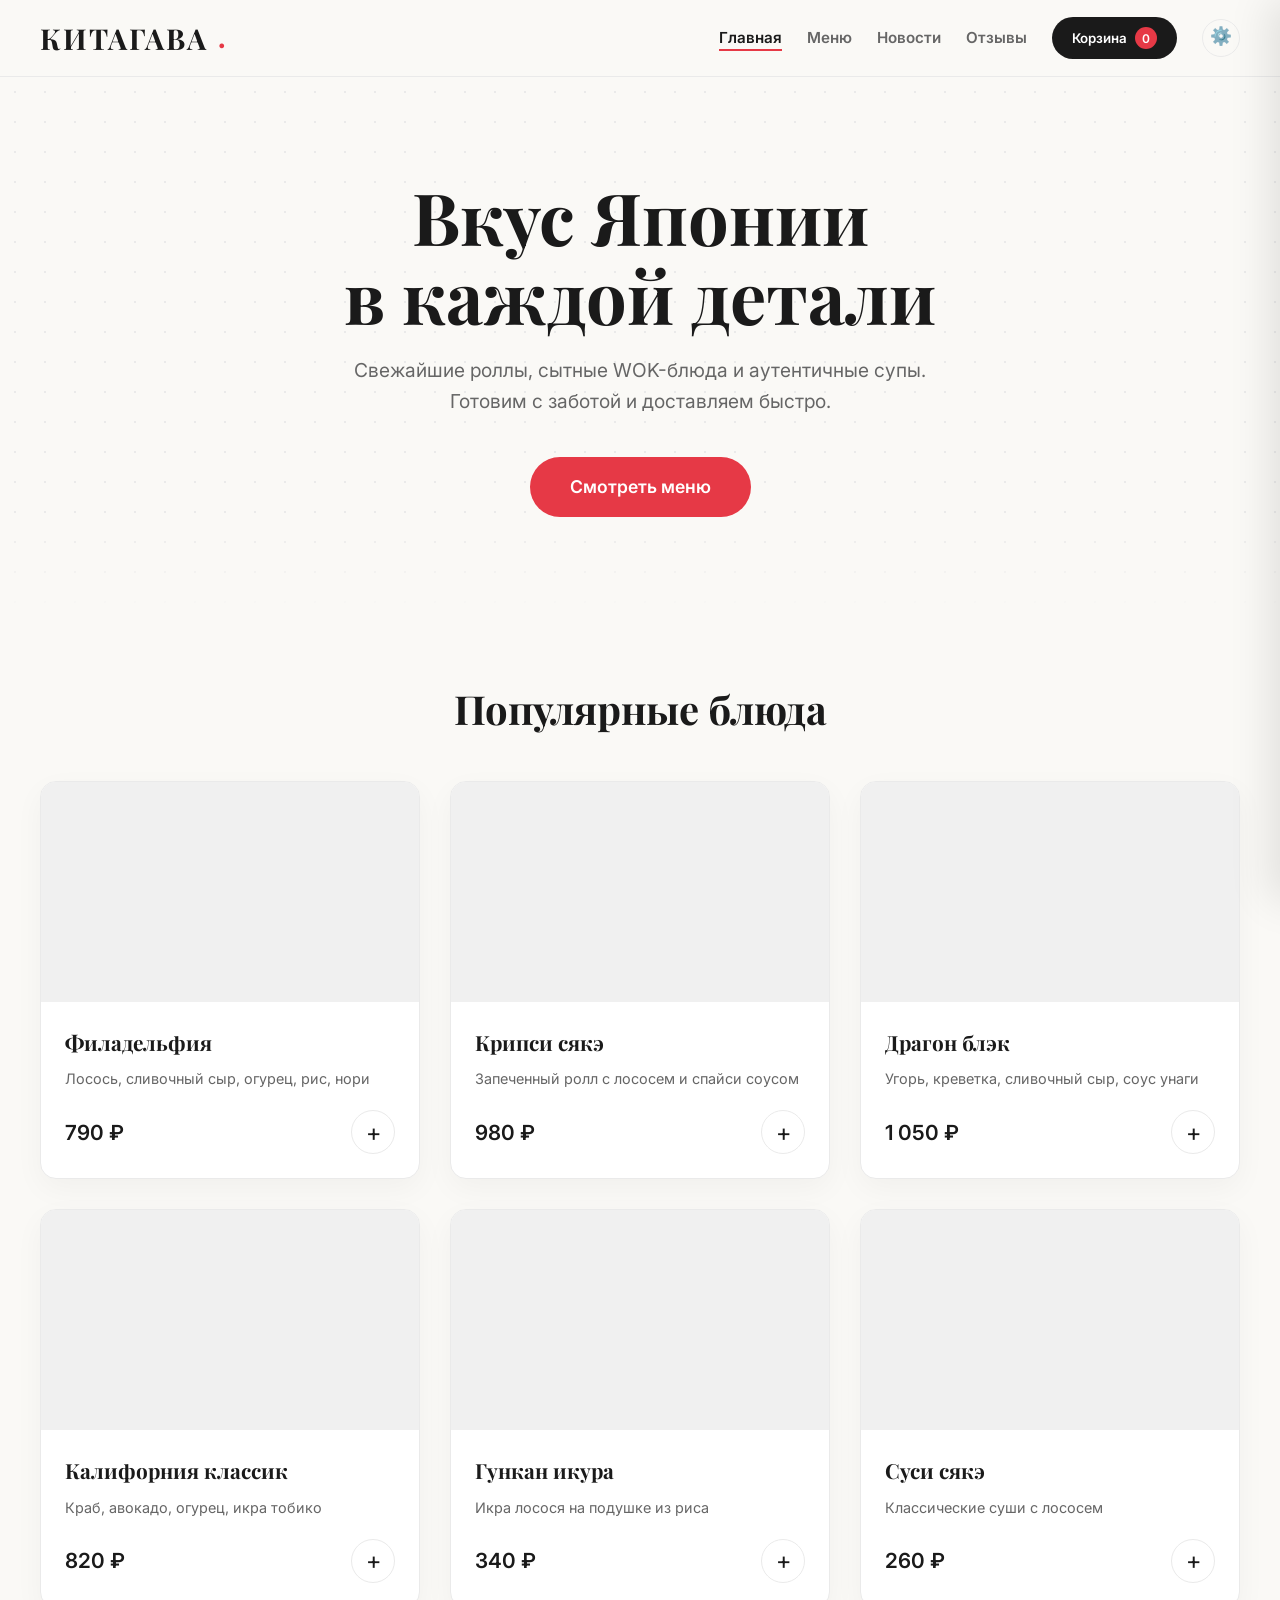
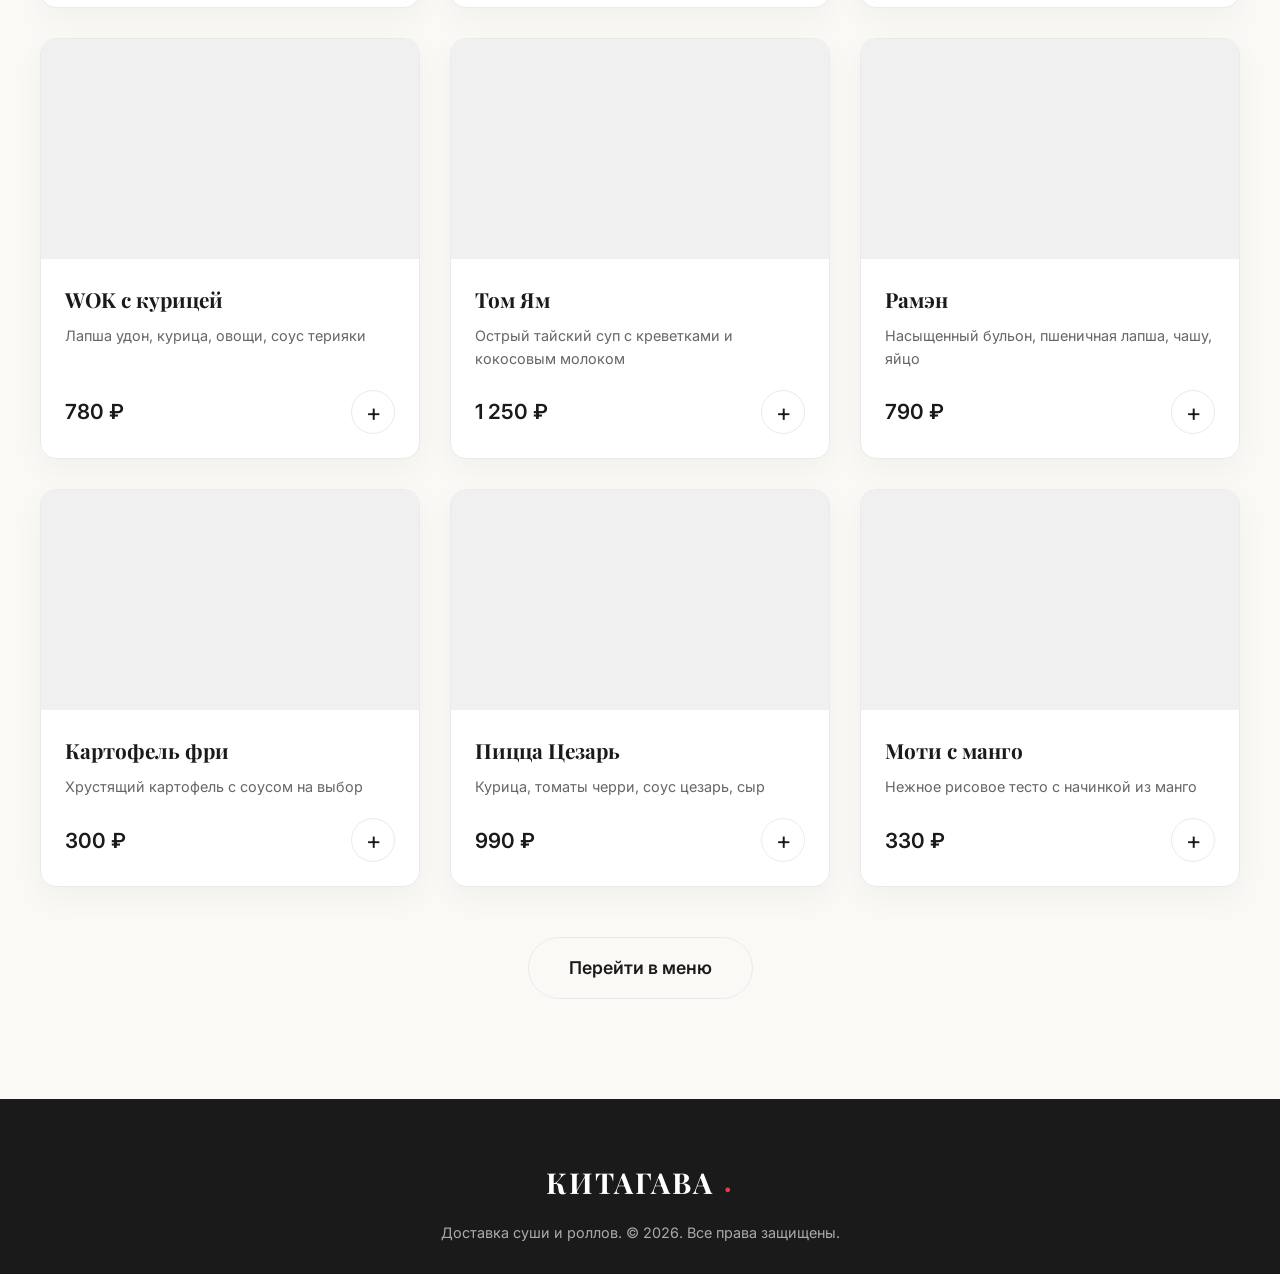
<file: index.html>
<!DOCTYPE html>
<html lang="ru">
<head>
    <meta charset="UTF-8">
    <meta name="viewport" content="width=device-width, initial-scale=1.0">
    <title>Китагава — Вкус Японии</title>
    <!-- Шрифты -->
    <link rel="preconnect" href="https://fonts.googleapis.com">
    <link rel="preconnect" href="https://fonts.gstatic.com" crossorigin>
    <link href="https://fonts.googleapis.com/css2?family=Inter:wght@300;400;600&family=Playfair+Display:wght@600;700&display=swap" rel="stylesheet">
    <!-- Стили -->
    <link rel="stylesheet" href="shared.css">
</head>
<body>

    <!-- ШАПКА -->
    <header>
        <a href="index.html" class="logo">КИТАГАВА<span>.</span></a>
        <nav>
            <ul>
                <li><a href="index.html" class="active">Главная</a></li>
                <li><a href="menu.html">Меню</a></li>
                <li><a href="news.html">Новости</a></li>
                <li><a href="reviews.html">Отзывы</a></li>
                <li>
                    <button class="cart-btn" id="openCartBtn">
                        Корзина <span class="cart-count" id="cartCount">0</span>
                    </button>
                </li>
                <li><a href="admin.html" class="admin-link" title="Админка">⚙️</a></li>
            </ul>
        </nav>
    </header>

    <!-- БАННЕР -->
    <section class="hero">
        <h1>Вкус Японии<br>в каждой детали</h1>
        <p>Свежайшие роллы, сытные WOK-блюда и аутентичные супы. Готовим с заботой и доставляем быстро.</p>
        <a href="menu.html" class="btn">Смотреть меню</a>
    </section>

    <!-- ПОПУЛЯРНЫЕ БЛЮДА -->
    <section class="page-section">
        <h2 class="page-title">Популярные блюда</h2>
        <div class="menu-grid" id="menuGrid">
            <!-- Сюда shared.js автоматически вставит карточки товаров -->
        </div>
        <div style="text-align: center; margin-top: 50px;">
            <a href="menu.html" class="btn btn-ghost">Перейти в меню</a>
        </div>
    </section>

    <!-- КОРЗИНА (ВЫЕЗЖАЮЩАЯ ПАНЕЛЬ) -->
    <div class="cart-overlay" id="cartOverlay"></div>
    <aside class="cart-sidebar" id="cartSidebar">
        <div class="cart-header">
            <h3>Ваш заказ</h3>
            <button class="close-btn" id="closeCartBtn">×</button>
        </div>
        <div class="cart-items" id="cartItems">
            <!-- Сюда падают товары из корзины -->
        </div>
        <div class="cart-footer">
            <div class="cart-total">
                <span>Итого:</span>
                <span id="cartTotal">0 ₽</span>
            </div>
            <button class="checkout-btn" id="checkoutBtn">Оформить заказ</button>
        </div>
    </aside>

    <!-- ПОДВАЛ -->
    <footer>
        <a href="index.html" class="logo">КИТАГАВА<span>.</span></a>
        <p>Доставка суши и роллов. © 2026. Все права защищены.</p>
    </footer>

    <!-- СКРИПТЫ -->
    <script src="shared.js"></script>
</body>
</html>
</file>
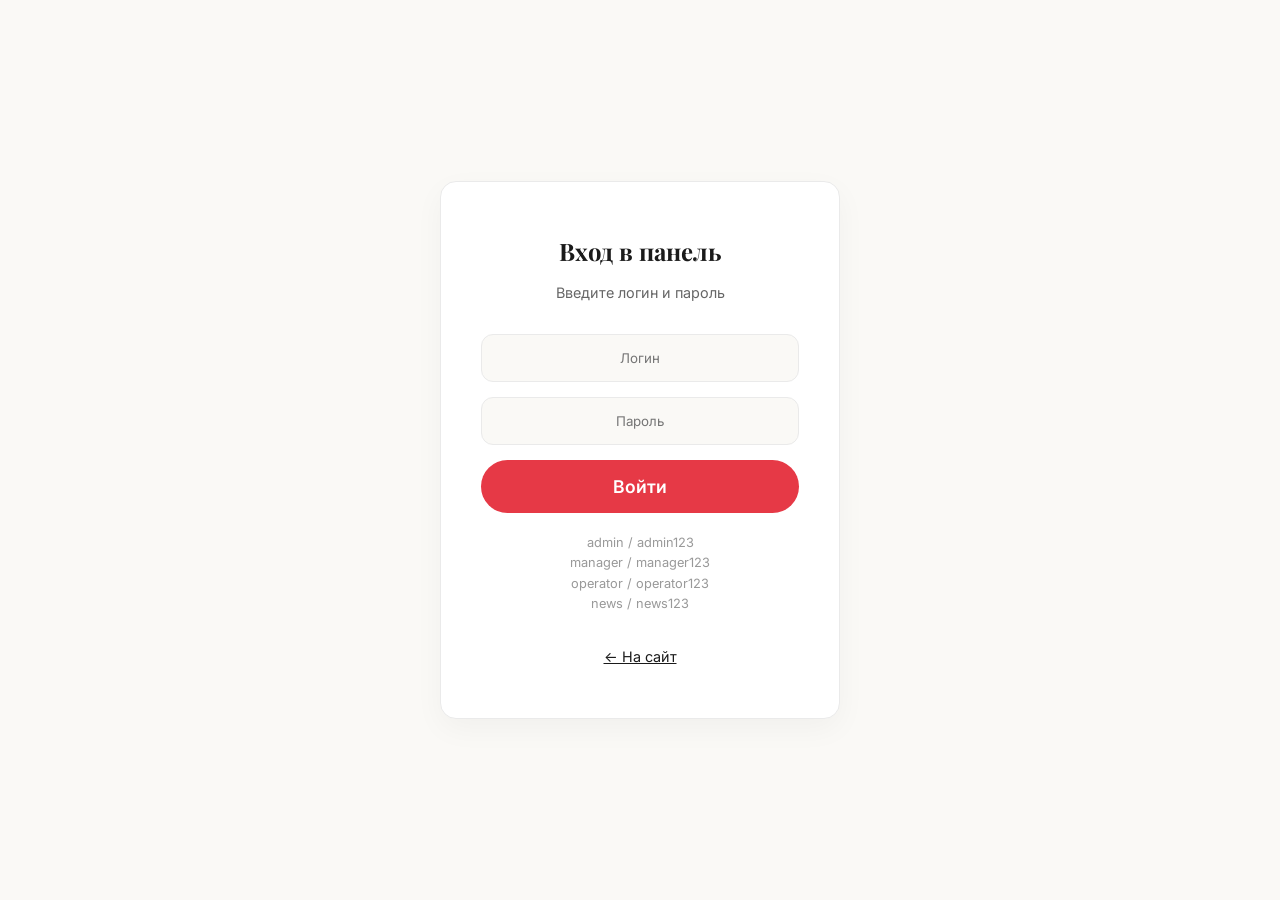
<file: admin.html>
<!DOCTYPE html>
<html lang="ru">
<head>
    <meta charset="UTF-8">
    <meta name="viewport" content="width=device-width, initial-scale=1.0">
    <title>Админка — Китагава</title>
    <link rel="preconnect" href="https://fonts.googleapis.com">
    <link href="https://fonts.googleapis.com/css2?family=Inter:wght@300;400;600&family=Playfair+Display:wght@600;700&display=swap" rel="stylesheet">
    <link rel="stylesheet" href="shared.css">
    <style>
        /* Дополнительные стили для таблиц и форм в админке */
        .admin-table { width: 100%; border-collapse: collapse; background: var(--surface-color); border-radius: var(--radius); overflow: hidden; box-shadow: var(--shadow); margin-top: 20px; }
        .admin-table th, .admin-table td { padding: 15px 20px; text-align: left; border-bottom: 1px solid var(--border-color); font-size: 0.9rem; }
        .admin-table th { background: var(--bg-color); font-weight: 600; color: var(--text-muted); }
        .admin-table tr:last-child td { border-bottom: none; }
        .status-badge { padding: 4px 10px; border-radius: 50px; font-size: 0.75rem; font-weight: 700; text-transform: uppercase; }
        .status-new { background: #e3f2fd; color: #1565c0; }
        .status-cooking { background: #fff3e0; color: #e65100; }
        .status-delivering { background: #f3e5f5; color: #7b1fa2; }
        .status-done { background: #e8f5e9; color: #2e7d32; }
        .status-cancelled { background: #ffebee; color: #c62828; }
        .action-btn { background: none; border: 1px solid var(--border-color); padding: 6px 12px; border-radius: 8px; cursor: pointer; font-size: 0.8rem; margin-right: 5px; transition: var(--transition); }
        .action-btn:hover { background: var(--bg-color); }
        .action-btn.danger:hover { border-color: var(--accent-color); color: var(--accent-color); }
        .admin-form { background: var(--surface-color); padding: 25px; border-radius: var(--radius); border: 1px solid var(--border-color); margin-bottom: 20px; display: flex; gap: 15px; align-items: flex-end; flex-wrap: wrap; }
        .admin-form .form-group { flex: 1; min-width: 150px; margin-bottom: 0; }
        .admin-form select { padding: 14px; border-radius: 12px; border: 1px solid var(--border-color); background: var(--bg-color); width: 100%; }
    </style>
</head>
<body class="admin-page">

    <!-- ЭКРАН ЛОГИНА -->
    <div class="admin-login" id="loginScreen">
        <div class="login-card">
            <h2>Вход в панель</h2>
            <p>Введите логин и пароль</p>
            <input type="text" id="loginUser" placeholder="Логин">
            <input type="password" id="loginPass" placeholder="Пароль">
            <button class="btn" onclick="tryLogin()">Войти</button>
            <p style="margin-top:20px; font-size:0.8rem; color:#999;">
                admin / admin123<br>
                manager / manager123<br>
                operator / operator123<br>
                news / news123
            </p>
            <a href="index.html" style="display:block; margin-top:20px; font-size:0.9rem; color:var(--text-main); text-decoration:underline;">← На сайт</a>
        </div>
    </div>

    <!-- ПАНЕЛЬ УПРАВЛЕНИЯ -->
    <div class="admin-panel" id="adminPanel">
        <div class="admin-header">
            <h2>Панель управления</h2>
            <div class="admin-user" id="adminUserInfo"></div>
            <div>
                <button class="action-btn" onclick="logout()">Выйти</button>
                <a href="index.html" class="action-btn">На сайт</a>
            </div>
        </div>
        
        <div class="admin-tabs" id="adminTabs"></div>

        <div class="admin-content">
            <!-- ДАШБОРД -->
            <div class="tab-content" id="tab-dashboard">
                <h3>Дашборд</h3>
                <div class="stats-grid">
                    <div class="stat-card"><div class="label">Выручка сегодня</div><div class="value">125 000 ₽</div></div>
                    <div class="stat-card"><div class="label">Заказов сегодня</div><div class="value">42</div></div>
                </div>
            </div>

            <!-- ЗАКАЗЫ -->
            <div class="tab-content" id="tab-orders">
                <h3>Управление заказами</h3>
                <table class="admin-table">
                    <thead><tr><th>ID</th><th>Клиент</th><th>Сумма</th><th>Статус</th><th>Изменить статус</th></tr></thead>
                    <tbody id="adminOrdersTable"></tbody>
                </table>
            </div>

            <!-- МЕНЮ -->
            <div class="tab-content" id="tab-menu">
                <h3>Управление меню</h3>
                <div class="admin-form">
                    <div class="form-group">
                        <label>Название</label>
                        <input type="text" id="newTitle" class="form-control" placeholder="Например: Филадельфия">
                    </div>
                    <div class="form-group">
                        <label>Цена</label>
                        <input type="number" id="newPrice" class="form-control" placeholder="790">
                    </div>
                    <div class="form-group">
                        <label>Категория</label>
                        <select id="newCategory">
                            <option value="rolls">Роллы</option>
                            <option value="sushi">Суси</option>
                            <option value="wok">WOK</option>
                            <option value="soups">Супы</option>
                            <option value="hot">Закуски</option>
                            <option value="pizza">Пицца</option>
                            <option value="desserts">Десерты</option>
                        </select>
                    </div>
                    <button class="btn" onclick="addMenuItem()">Добавить</button>
                </div>
                <table class="admin-table">
                    <thead><tr><th>Фото</th><th>Название</th><th>Цена</th><th>Действия</th></tr></thead>
                    <tbody id="adminMenuTable"></tbody>
                </table>
            </div>

            <!-- ОТЗЫВЫ -->
            <div class="tab-content" id="tab-reviews">
                <h3>Модерация отзывов</h3>
                <div id="adminReviewsList"></div>
            </div>

            <!-- НОВОСТИ -->
            <div class="tab-content" id="tab-news">
                <h3>Управление новостями</h3>
                <div class="admin-form" style="flex-direction:column; align-items:stretch;">
                    <div class="form-group">
                        <label>Заголовок</label>
                        <input type="text" id="newsTitle" class="form-control">
                    </div>
                    <div class="form-group">
                        <label>Текст</label>
                        <textarea id="newsText" class="form-control"></textarea>
                    </div>
                    <button class="btn" onclick="addNews()" style="align-self:flex-start; margin-top:15px;">Опубликовать</button>
                </div>
                <table class="admin-table">
                    <thead><tr><th>Заголовок</th><th>Опубликовано</th><th>Действия</th></tr></thead>
                    <tbody id="adminNewsList"></tbody>
                </table>
            </div>

            <!-- ЮЗЕРЫ -->
            <div class="tab-content" id="tab-users">
                <h3>Пользователи</h3>
                <div class="admin-form">
                    <div class="form-group"><label>Имя</label><input type="text" id="userName" class="form-control"></div>
                    <div class="form-group"><label>Логин</label><input type="text" id="userLogin" class="form-control"></div>
                    <div class="form-group"><label>Пароль</label><input type="text" id="userPass" class="form-control"></div>
                    <div class="form-group">
                        <label>Роль</label>
                        <select id="userRole">
                            <option value="manager">Менеджер</option>
                            <option value="operator">Оператор</option>
                            <option value="news">Новости</option>
                            <option value="admin">Админ</option>
                        </select>
                    </div>
                    <button class="btn" onclick="addUser()">Добавить</button>
                </div>
                <table class="admin-table">
                    <thead><tr><th>Имя</th><th>Логин</th><th>Роль</th><th>Действия</th></tr></thead>
                    <tbody id="adminUsersList"></tbody>
                </table>
            </div>
        </div>
    </div>

    <script src="shared.js"></script>
</body>
</html>
</file>
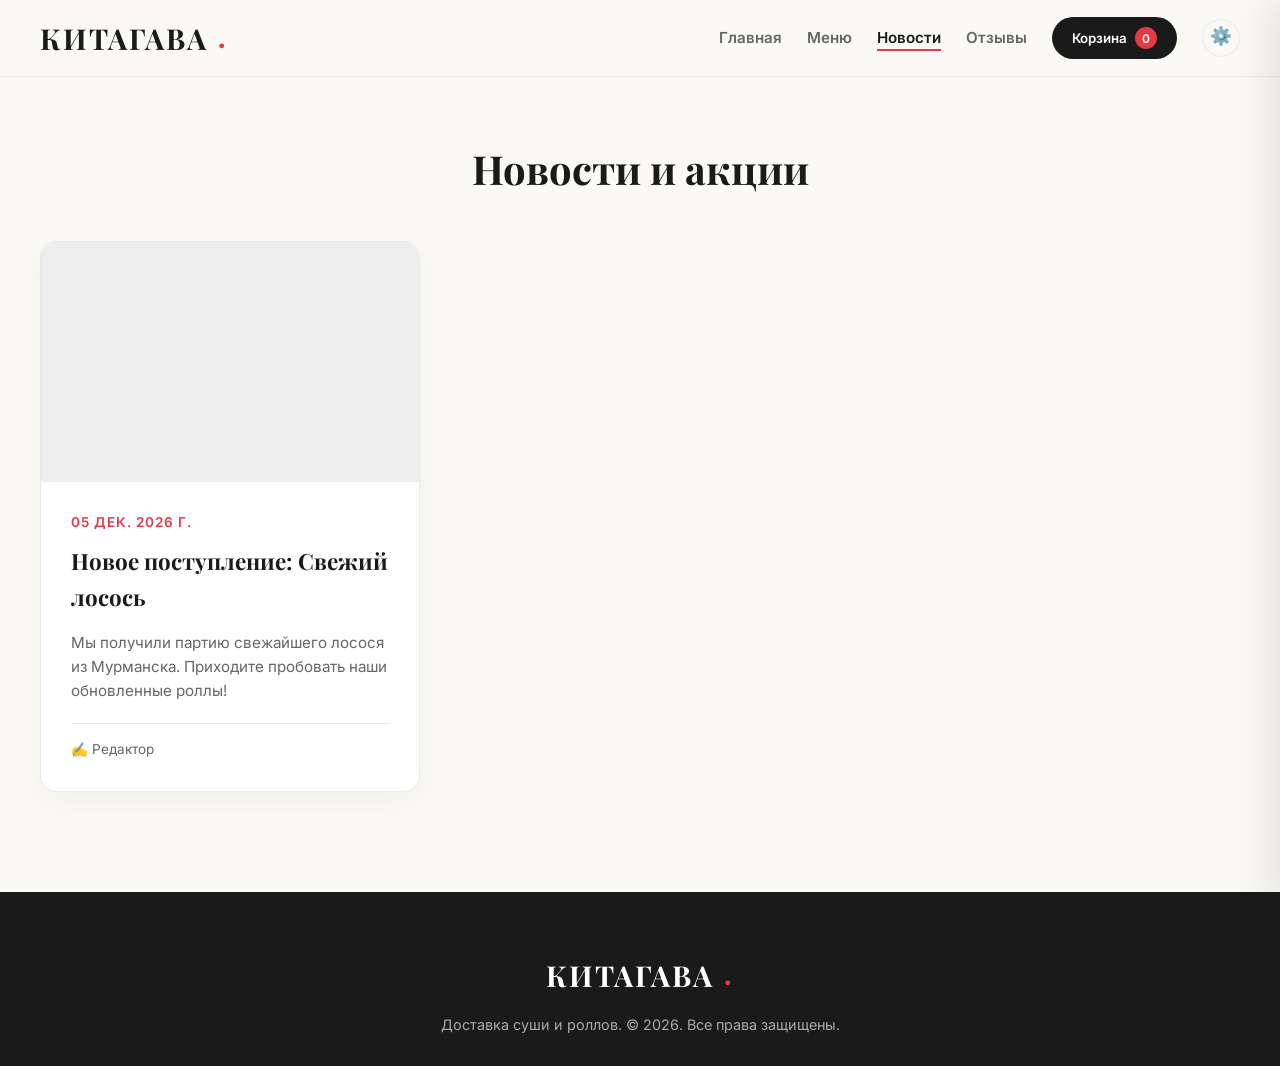
<file: news.html>
<!DOCTYPE html>
<html lang="ru">
<head>
    <meta charset="UTF-8">
    <meta name="viewport" content="width=device-width, initial-scale=1.0">
    <title>Новости — Китагава</title>
    <link rel="preconnect" href="https://fonts.googleapis.com">
    <link rel="preconnect" href="https://fonts.gstatic.com" crossorigin>
    <link href="https://fonts.googleapis.com/css2?family=Inter:wght@300;400;600&family=Playfair+Display:wght@600;700&display=swap" rel="stylesheet">
    <link rel="stylesheet" href="shared.css">
</head>
<body>
    <header>
        <a href="index.html" class="logo">КИТАГАВА<span>.</span></a>
        <nav>
            <ul>
                <li><a href="index.html">Главная</a></li>
                <li><a href="menu.html">Меню</a></li>
                <li><a href="news.html" class="active">Новости</a></li>
                <li><a href="reviews.html">Отзывы</a></li>
                <li>
                    <button class="cart-btn" id="openCartBtn">
                        Корзина <span class="cart-count" id="cartCount">0</span>
                    </button>
                </li>
                <li><a href="admin.html" class="admin-link" title="Админка">⚙️</a></li>
            </ul>
        </nav>
    </header>

    <section class="page-section">
        <h2 class="page-title">Новости и акции</h2>
        <div class="news-grid" id="newsGrid"></div>
    </section>

    <!-- CART SIDEBAR -->
    <div class="cart-overlay" id="cartOverlay"></div>
    <aside class="cart-sidebar" id="cartSidebar">
        <div class="cart-header">
            <h3>Ваш заказ</h3>
            <button class="close-btn" id="closeCartBtn">×</button>
        </div>
        <div class="cart-items" id="cartItems"></div>
        <div class="cart-footer">
            <div class="cart-total">
                <span>Итого:</span>
                <span id="cartTotal">0 ₽</span>
            </div>
            <button class="checkout-btn" id="checkoutBtn">Оформить заказ</button>
        </div>
    </aside>

    <footer>
        <a href="index.html" class="logo">КИТАГАВА<span>.</span></a>
        <p>Доставка суши и роллов. © 2026. Все права защищены.</p>
    </footer>

    <script src="shared.js"></script>
</body>
</html>
</file>
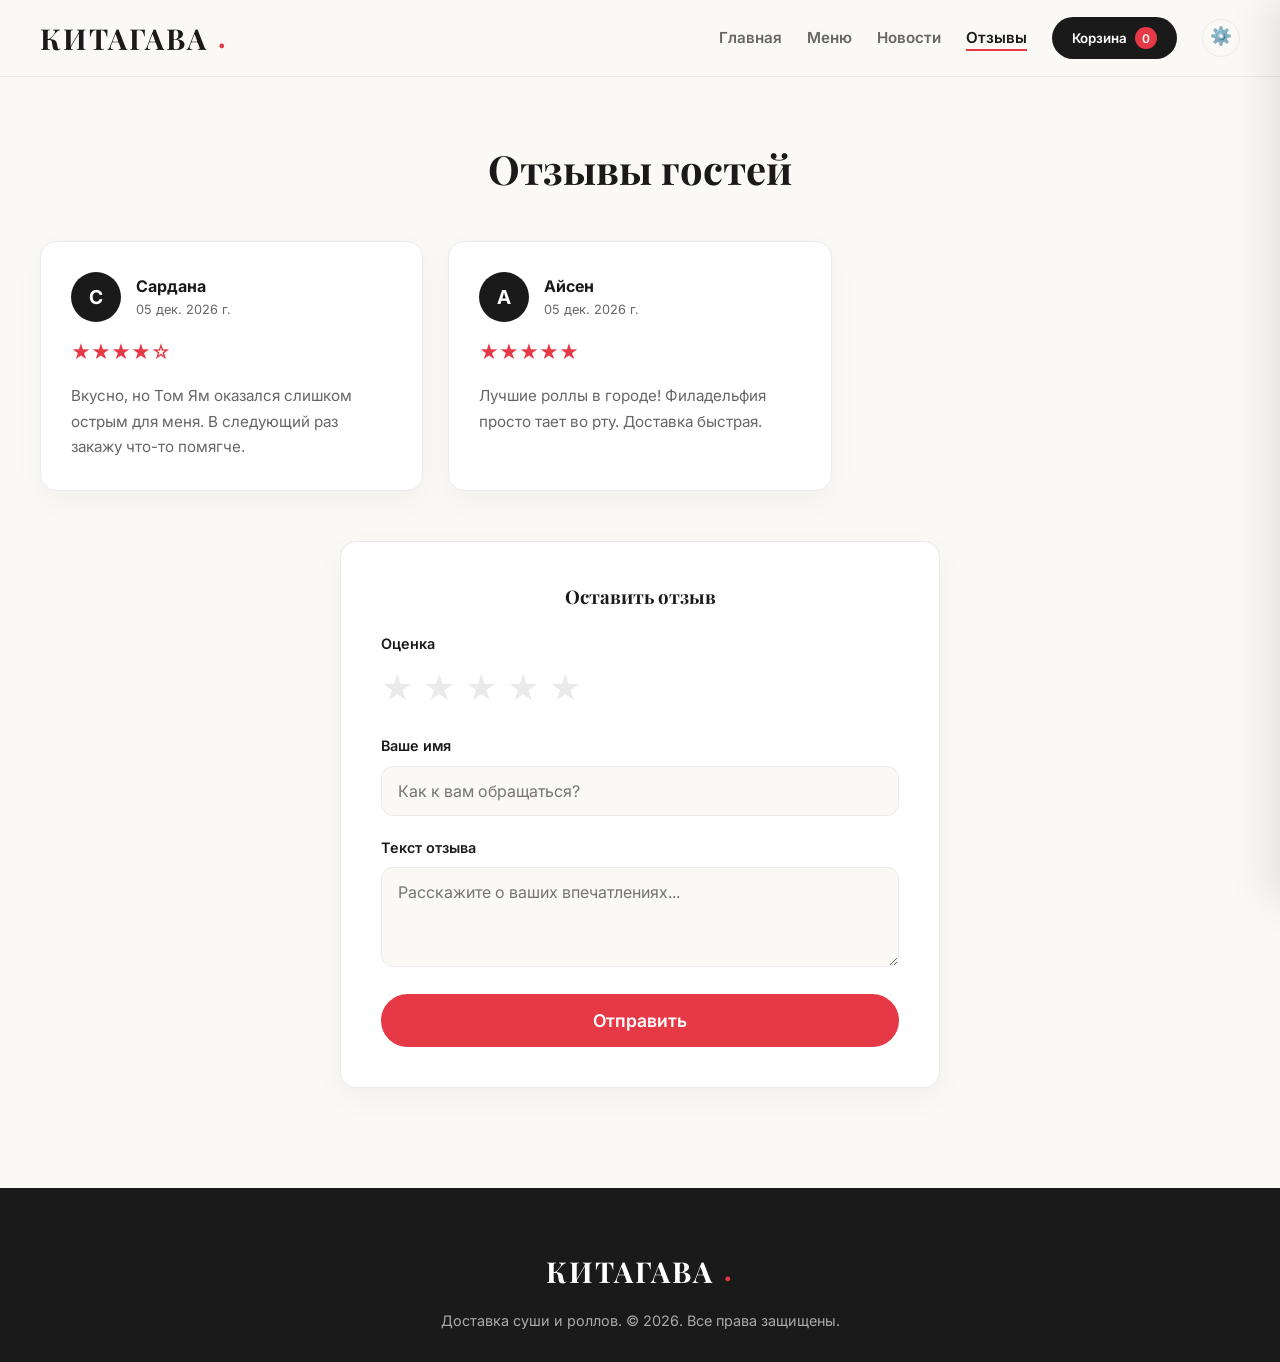
<file: reviews.html>
<!DOCTYPE html>
<html lang="ru">
<head>
    <meta charset="UTF-8">
    <meta name="viewport" content="width=device-width, initial-scale=1.0">
    <title>Отзывы — Китагава</title>
    <link rel="preconnect" href="https://fonts.googleapis.com">
    <link rel="preconnect" href="https://fonts.gstatic.com" crossorigin>
    <link href="https://fonts.googleapis.com/css2?family=Inter:wght@300;400;600&family=Playfair+Display:wght@600;700&display=swap" rel="stylesheet">
    <link rel="stylesheet" href="shared.css">
</head>
<body>
    <header>
        <a href="index.html" class="logo">КИТАГАВА<span>.</span></a>
        <nav>
            <ul>
                <li><a href="index.html">Главная</a></li>
                <li><a href="menu.html">Меню</a></li>
                <li><a href="news.html">Новости</a></li>
                <li><a href="reviews.html" class="active">Отзывы</a></li>
                <li>
                    <button class="cart-btn" id="openCartBtn">
                        Корзина <span class="cart-count" id="cartCount">0</span>
                    </button>
                </li>
                <li><a href="admin.html" class="admin-link" title="Админка">⚙️</a></li>
            </ul>
        </nav>
    </header>

    <section class="page-section">
        <h2 class="page-title">Отзывы гостей</h2>
        
        <div class="reviews-grid" id="reviewsGrid"></div>

        <div class="form-container">
            <h3 style="text-align:center; margin-bottom:20px;">Оставить отзыв</h3>
            <form id="reviewForm">
                <div class="form-group">
                    <label>Оценка</label>
                    <div class="stars-input" id="starInput"></div>
                </div>
                <div class="form-group">
                    <label>Ваше имя</label>
                    <input type="text" id="revName" class="form-control" placeholder="Как к вам обращаться?" required>
                </div>
                <div class="form-group">
                    <label>Текст отзыва</label>
                    <textarea id="revText" class="form-control" placeholder="Расскажите о ваших впечатлениях..." required></textarea>
                </div>
                <button type="submit" class="btn" style="width:100%;">Отправить</button>
            </form>
        </div>
    </section>

    <!-- CART SIDEBAR -->
    <div class="cart-overlay" id="cartOverlay"></div>
    <aside class="cart-sidebar" id="cartSidebar">
        <div class="cart-header">
            <h3>Ваш заказ</h3>
            <button class="close-btn" id="closeCartBtn">×</button>
        </div>
        <div class="cart-items" id="cartItems"></div>
        <div class="cart-footer">
            <div class="cart-total">
                <span>Итого:</span>
                <span id="cartTotal">0 ₽</span>
            </div>
            <button class="checkout-btn" id="checkoutBtn">Оформить заказ</button>
        </div>
    </aside>

    <footer>
        <a href="index.html" class="logo">КИТАГАВА<span>.</span></a>
        <p>Доставка суши и роллов. © 2026. Все права защищены.</p>
    </footer>

    <script src="shared.js"></script>
</body>
</html>
</file>
<file: shared.css>
:root {
    --bg-color: #faf9f6; /* Рисовая бумага */
    --surface-color: #ffffff;
    --text-main: #1a1a1a;
    --text-muted: #666666;
    --accent-color: #e63946; /* Вермильон */
    --accent-hover: #c1121f;
    --border-color: #eaeaea;
    --shadow: 0 10px 30px rgba(0, 0, 0, 0.04);
    --shadow-hover: 0 15px 40px rgba(0, 0, 0, 0.08);
    --radius: 16px;
    --transition: all 0.3s ease;
    
    /* Роли */
    --green: #2e7d32;
    --gold: #d4a24c;
    --blue: #1565c0;
    --purple: #7b1fa2;
}

* { margin: 0; padding: 0; box-sizing: border-box; font-family: 'Inter', sans-serif; }
body { background-color: var(--bg-color); color: var(--text-main); line-height: 1.6; overflow-x: hidden; min-height: 100vh; display: flex; flex-direction: column; }
body.locked { overflow: hidden; }
h1, h2, h3, .logo { font-family: 'Playfair Display', serif; }
a { text-decoration: none; color: inherit; }

/* HEADER */
header { position: sticky; top: 0; z-index: 100; background: rgba(250, 249, 246, 0.95); backdrop-filter: blur(10px); border-bottom: 1px solid var(--border-color); padding: 15px 40px; display: flex; align-items: center; justify-content: space-between; flex-wrap: wrap; gap: 15px; }
.logo { font-size: 1.8rem; font-weight: 700; letter-spacing: 2px; color: var(--text-main); display: flex; align-items: center; gap: 10px; }
.logo span { color: var(--accent-color); }
nav ul { display: flex; list-style: none; gap: 25px; align-items: center; }
nav a { font-weight: 600; font-size: 0.95rem; color: var(--text-muted); transition: var(--transition); position: relative; padding-bottom: 4px; }
nav a:hover, nav a.active { color: var(--text-main); }
nav a::after { content: ''; position: absolute; bottom: 0; left: 0; width: 0; height: 2px; background: var(--accent-color); transition: var(--transition); }
nav a:hover::after, nav a.active::after { width: 100%; }

.cart-btn { background: var(--text-main); color: white; border: none; padding: 10px 20px; border-radius: 50px; font-weight: 600; cursor: pointer; display: flex; align-items: center; gap: 8px; transition: var(--transition); font-family: 'Inter', sans-serif; }
.cart-btn:hover { background: var(--accent-color); }
.cart-count { background: var(--accent-color); color: white; border-radius: 50%; width: 22px; height: 22px; display: flex; align-items: center; justify-content: center; font-size: 0.75rem; }
.cart-btn:hover .cart-count { background: white; color: var(--accent-color); }
.admin-link { background: transparent; border: 1px solid var(--border-color); color: var(--text-muted); width: 38px; height: 38px; border-radius: 50%; display: flex; align-items: center; justify-content: center; font-size: 1.1rem; transition: var(--transition); }
.admin-link:hover { border-color: var(--accent-color); color: var(--accent-color); transform: rotate(45deg); }

/* HERO */
.hero { padding: 100px 20px; text-align: center; background-image: radial-gradient(var(--border-color) 1px, transparent 1px); background-size: 30px 30px; position: relative; }
.hero::after { content: ''; position: absolute; bottom: 0; left: 0; right: 0; height: 100px; background: linear-gradient(to top, var(--bg-color), transparent); pointer-events: none; }
.hero h1 { font-size: clamp(2.5rem, 6vw, 4.5rem); margin-bottom: 20px; color: var(--text-main); line-height: 1.1; }
.hero p { font-size: 1.2rem; color: var(--text-muted); max-width: 600px; margin: 0 auto 40px; }
.btn { background: var(--accent-color); color: white; text-decoration: none; padding: 16px 40px; border-radius: 50px; font-weight: 600; font-size: 1.1rem; transition: var(--transition); display: inline-block; border: none; cursor: pointer; font-family: 'Inter', sans-serif; }
.btn:hover { background: var(--accent-hover); transform: translateY(-3px); box-shadow: 0 10px 20px rgba(230, 57, 70, 0.2); }
.btn-sm { padding: 10px 20px; font-size: 0.9rem; }
.btn-ghost { background: transparent; border: 1px solid var(--border-color); color: var(--text-main); box-shadow: none; }
.btn-ghost:hover { border-color: var(--text-main); background: transparent; box-shadow: none; }

/* CATEGORIES & PAGES */
.categories-container { position: sticky; top: 73px; background: var(--bg-color); z-index: 90; padding: 20px 40px; border-bottom: 1px solid var(--border-color); overflow-x: auto; display: flex; gap: 15px; }
.categories-container::-webkit-scrollbar { display: none; }
.category-pill { background: transparent; border: 1px solid var(--border-color); color: var(--text-muted); padding: 10px 24px; border-radius: 50px; font-weight: 600; cursor: pointer; white-space: nowrap; transition: var(--transition); font-family: 'Inter', sans-serif; }
.category-pill:hover { border-color: var(--text-main); color: var(--text-main); }
.category-pill.active { background: var(--text-main); color: white; border-color: var(--text-main); }

.page-section { padding: 60px 40px 100px; max-width: 1400px; margin: 0 auto; flex: 1; width: 100%; }
.page-title { text-align: center; font-size: 2.5rem; margin-bottom: 40px; }

/* PRODUCTS */
.menu-grid { display: grid; grid-template-columns: repeat(auto-fill, minmax(280px, 1fr)); gap: 30px; }
.product-card { background: var(--surface-color); border-radius: var(--radius); border: 1px solid var(--border-color); overflow: hidden; transition: var(--transition); display: flex; flex-direction: column; box-shadow: var(--shadow); position: relative; }
.product-card:hover { transform: translateY(-5px); box-shadow: var(--shadow-hover); border-color: #dcdcdc; }
.product-image-wrapper { width: 100%; height: 220px; overflow: hidden; background: #f0f0f0; position: relative; display: flex; align-items: center; justify-content: center; font-size: 4rem; }
.product-image-wrapper img { width: 100%; height: 100%; object-fit: cover; }
.product-info { padding: 24px; display: flex; flex-direction: column; flex-grow: 1; }
.product-title { font-size: 1.3rem; font-weight: 700; margin-bottom: 8px; }
.product-desc { font-size: 0.9rem; color: var(--text-muted); margin-bottom: 20px; flex-grow: 1; }
.product-bottom { display: flex; justify-content: space-between; align-items: center; margin-top: auto; }
.product-price { font-size: 1.3rem; font-weight: 600; }
.add-btn { background: var(--surface-color); border: 1px solid var(--border-color); color: var(--text-main); width: 44px; height: 44px; border-radius: 50%; font-size: 1.5rem; display: flex; align-items: center; justify-content: center; cursor: pointer; transition: var(--transition); }
.add-btn:hover { background: var(--text-main); color: white; border-color: var(--text-main); }

/* NEWS & REVIEWS */
.news-grid { display: grid; grid-template-columns: repeat(auto-fill, minmax(340px, 1fr)); gap: 30px; }
.news-card { background: var(--surface-color); border-radius: var(--radius); border: 1px solid var(--border-color); overflow: hidden; box-shadow: var(--shadow); display: flex; flex-direction: column; }
.news-image { height: 240px; background-size: cover; background-position: center; background-color: #eee; }
.news-content { padding: 30px; }
.news-date { font-size: 0.85rem; color: var(--accent-color); font-weight: 600; text-transform: uppercase; letter-spacing: 1px; margin-bottom: 10px; display: block; }
.news-card h3 { font-size: 1.4rem; margin-bottom: 15px; }
.news-card p { color: var(--text-muted); font-size: 0.95rem; white-space: pre-line; margin-bottom: 20px; }
.news-author { font-size: 0.85rem; color: var(--text-muted); border-top: 1px solid var(--border-color); padding-top: 15px; margin-top: auto; }

.reviews-grid { display: grid; grid-template-columns: repeat(auto-fill, minmax(300px, 1fr)); gap: 25px; margin-bottom: 50px; }
.review-card { background: var(--surface-color); border-radius: var(--radius); padding: 30px; box-shadow: var(--shadow); border: 1px solid var(--border-color); }
.review-header { display: flex; align-items: center; gap: 15px; margin-bottom: 15px; }
.review-avatar { width: 50px; height: 50px; border-radius: 50%; background: var(--text-main); color: white; display: flex; align-items: center; justify-content: center; font-weight: 700; font-size: 1.2rem; }
.review-name { font-weight: 700; }
.review-date { font-size: 0.8rem; color: var(--text-muted); }
.review-stars { color: var(--accent-color); font-size: 1.2rem; margin-bottom: 15px; }
.review-text { color: var(--text-muted); font-size: 0.95rem; line-height: 1.7; }
.review-photo { margin-top: 15px; border-radius: 12px; overflow: hidden; max-height: 200px; }
.review-photo img { width: 100%; height: auto; object-fit: cover; }

/* FORMS */
.form-container { background: var(--surface-color); padding: 40px; border-radius: var(--radius); box-shadow: var(--shadow); max-width: 600px; margin: 0 auto; border: 1px solid var(--border-color); }
.form-group { margin-bottom: 20px; }
.form-group label { display: block; margin-bottom: 8px; font-weight: 600; font-size: 0.9rem; }
.form-control { width: 100%; padding: 14px 16px; border: 1px solid var(--border-color); border-radius: 12px; font-family: 'Inter', sans-serif; font-size: 1rem; background: var(--bg-color); transition: var(--transition); }
.form-control:focus { outline: none; border-color: var(--text-main); background: white; }
textarea.form-control { resize: vertical; min-height: 100px; }
.stars-input { display: flex; gap: 10px; font-size: 2rem; cursor: pointer; color: var(--border-color); }
.stars-input span.active { color: var(--accent-color); }
.image-upload { border: 2px dashed var(--border-color); border-radius: 12px; padding: 20px; text-align: center; cursor: pointer; transition: var(--transition); background-color: var(--bg-color); background-size: cover; background-position: center; }
.image-upload:hover { border-color: var(--text-main); }
.image-upload input[type="file"] { display: none; }
.image-upload.has-image { border-style: solid; color: transparent; }

/* CART SIDEBAR */
.cart-overlay { position: fixed; inset: 0; background: rgba(0,0,0,0.4); backdrop-filter: blur(4px); z-index: 200; opacity: 0; pointer-events: none; transition: var(--transition); }
.cart-overlay.open { opacity: 1; pointer-events: all; }
.cart-sidebar { position: fixed; top: 0; right: 0; width: 100%; max-width: 420px; height: 100vh; background: var(--surface-color); z-index: 210; transform: translateX(100%); transition: transform 0.4s cubic-bezier(0.4, 0, 0.2, 1); display: flex; flex-direction: column; box-shadow: -10px 0 40px rgba(0,0,0,0.1); }
.cart-sidebar.open { transform: translateX(0); }
.cart-header { padding: 25px; border-bottom: 1px solid var(--border-color); display: flex; justify-content: space-between; align-items: center; }
.cart-header h3 { font-size: 1.5rem; }
.close-btn { background: none; border: none; font-size: 2rem; cursor: pointer; color: var(--text-muted); transition: var(--transition); }
.close-btn:hover { color: var(--accent-color); transform: rotate(90deg); }
.cart-items { flex-grow: 1; overflow-y: auto; padding: 25px; }
.cart-item { display: flex; gap: 15px; margin-bottom: 20px; padding-bottom: 20px; border-bottom: 1px solid var(--border-color); align-items: center; }
.cart-item-img { width: 70px; height: 70px; border-radius: 12px; object-fit: cover; background: #eee; }
.cart-item-info { flex-grow: 1; }
.cart-item-title { font-weight: 600; font-size: 1rem; margin-bottom: 5px; }
.cart-item-price { font-weight: 700; color: var(--accent-color); font-size: 1.1rem; }
.qty-controls { display: flex; align-items: center; gap: 12px; margin-top: 8px; }
.qty-btn { background: var(--bg-color); border: 1px solid var(--border-color); width: 28px; height: 28px; border-radius: 50%; cursor: pointer; font-weight: bold; display: flex; align-items: center; justify-content: center; }
.cart-footer { padding: 25px; border-top: 1px solid var(--border-color); background: var(--surface-color); }
.cart-total { display: flex; justify-content: space-between; font-size: 1.4rem; font-weight: 700; margin-bottom: 20px; }
.checkout-btn { width: 100%; padding: 16px; background: var(--text-main); color: white; border: none; border-radius: 12px; font-size: 1.1rem; font-weight: 600; cursor: pointer; transition: var(--transition); }
.checkout-btn:hover { background: var(--accent-color); }

/* TOAST */
.toast { position: fixed; bottom: 30px; left: 50%; transform: translateX(-50%) translateY(100px); background: var(--text-main); color: white; padding: 14px 28px; border-radius: 50px; font-weight: 600; z-index: 300; opacity: 0; transition: all 0.4s cubic-bezier(0.4, 0, 0.2, 1); box-shadow: 0 10px 30px rgba(0,0,0,0.2); pointer-events: none; }
.toast.show { transform: translateX(-50%) translateY(0); opacity: 1; }

/* FOOTER */
footer { background: var(--text-main); color: white; padding: 60px 40px 30px; text-align: center; margin-top: auto; }
footer .logo { color: white; margin-bottom: 15px; justify-content: center; }
footer p { color: #aaa; font-size: 0.9rem; }

/* ==================== ADMIN ==================== */
.admin-page { background: var(--bg-color); min-height: 100vh; display: flex; flex-direction: column; }
.admin-login { min-height: 100vh; display: flex; align-items: center; justify-content: center; padding: 20px; }
.login-card { background: var(--surface-color); padding: 50px 40px; border-radius: var(--radius); box-shadow: var(--shadow); width: 100%; max-width: 400px; text-align: center; border: 1px solid var(--border-color); }
.login-card h2 { margin-bottom: 10px; }
.login-card p { color: var(--text-muted); margin-bottom: 30px; font-size: 0.9rem; }
.login-card input { width: 100%; padding: 15px; margin-bottom: 15px; border: 1px solid var(--border-color); border-radius: 12px; text-align: center; background: var(--bg-color); }
.login-card .btn { width: 100%; }

.admin-panel { display: none; flex-direction: column; min-height: 100vh; }
.admin-panel.active { display: flex; }
.admin-header { background: var(--surface-color); padding: 15px 30px; display: flex; justify-content: space-between; align-items: center; border-bottom: 1px solid var(--border-color); flex-wrap: wrap; gap: 15px; }
.admin-user { display: flex; align-items: center; gap: 10px; font-size: 0.9rem; font-weight: 600; }
.role-badge { padding: 4px 12px; border-radius: 50px; font-size: 0.75rem; color: white; text-transform: uppercase; }
.admin-tabs { display: flex; background: var(--surface-color); padding: 0 30px; border-bottom: 1px solid var(--border-color); overflow-x: auto; }
.admin-tabs button { background: none; border: none; padding: 20px; font-size: 0.95rem; font-weight: 600; color: var(--text-muted); cursor: pointer; border-bottom: 2px solid transparent; transition: var(--transition); font-family: 'Inter', sans-serif; white-space: nowrap; }
.admin-tabs button:hover { color: var(--text-main); }
.admin-tabs button.active { color: var(--accent-color); border-bottom-color: var(--accent-color); }
.admin-content { padding: 30px; max-width: 1400px; margin: 0 auto; width: 100%; flex: 1; }
.tab-content { display: none; }
.tab-content.active { display: block; animation: fadeIn 0.3s; }

.stats-grid { display: grid; grid-template-columns: repeat(auto-fit, minmax(200px, 1fr)); gap: 20px; margin-bottom: 30px; }
.stat-card { background: var(--surface-color); padding: 25px; border-radius: var(--radius); border: 1px solid var(--border-color); box-shadow: var(--shadow); }
.stat-card .label { font-size: 0.85rem; color: var(--text-muted); font-weight: 600; margin-bottom: 10px; }
.stat-card .value { font-size: 2rem; font-weight: 700; color: var(--text-main); }

.admin-table { width: 100%; border-collapse: collapse; background: var(--surface-color); border-radius: var(--radius); overflow: hidden; box-shadow: var(--shadow); }
.admin-table th, .admin-table td { padding: 15px 20px; text-align: left; border-bottom: 1px solid var(--border-color); font-size: 0.9rem; }
.admin-table th { background: var(--bg-color); font-weight: 600; color: var(--text-muted); }
.admin-table tr:last-child td { border-bottom: none; }
.status-badge { padding: 4px 10px; border-radius: 50px; font-size: 0.75rem; font-weight: 700; text-transform: uppercase; }
.status-new { background: #e3f2fd; color: #1565c0; }
.status-cooking { background: #fff3e0; color: #e65100; }
.status-delivering { background: #f3e5f5; color: #7b1fa2; }
.status-done { background: #e8f5e9; color: #2e7d32; }
.status-cancelled { background: #ffebee; color: #c62828; }
.action-btn { background: none; border: 1px solid var(--border-color); padding: 6px 12px; border-radius: 8px; cursor: pointer; font-size: 0.8rem; margin-right: 5px; transition: var(--transition); }
.action-btn:hover { background: var(--bg-color); }
.action-btn.danger:hover { border-color: var(--accent-color); color: var(--accent-color); }

.admin-form { background: var(--surface-color); padding: 25px; border-radius: var(--radius); border: 1px solid var(--border-color); margin-bottom: 30px; }
.admin-form-grid { display: grid; grid-template-columns: repeat(auto-fit, minmax(200px, 1fr)); gap: 15px; align-items: end; }

/* MODAL */
.modal-overlay { position: fixed; inset: 0; background: rgba(0,0,0,0.5); z-index: 500; display: none; align-items: center; justify-content: center; padding: 20px; }
.modal-overlay.open { display: flex; }
.modal { background: var(--surface-color); padding: 30px; border-radius: var(--radius); width: 100%; max-width: 400px; text-align: center; }
.modal h3 { margin-bottom: 15px; }
.modal p { color: var(--text-muted); margin-bottom: 25px; }
.modal-actions { display: flex; gap: 10px; justify-content: center; }

@media (max-width: 768px) {
    header { padding: 15px 20px; justify-content: center; }
    nav ul { gap: 15px; justify-content: center; }
    .categories-container { top: 110px; padding: 15px 20px; }
    .page-section { padding: 40px 20px; }
    .hero { padding: 60px 20px; }
    .admin-header { flex-direction: column; text-align: center; }
    .admin-tabs { padding: 0 10px; }
}
</file>
